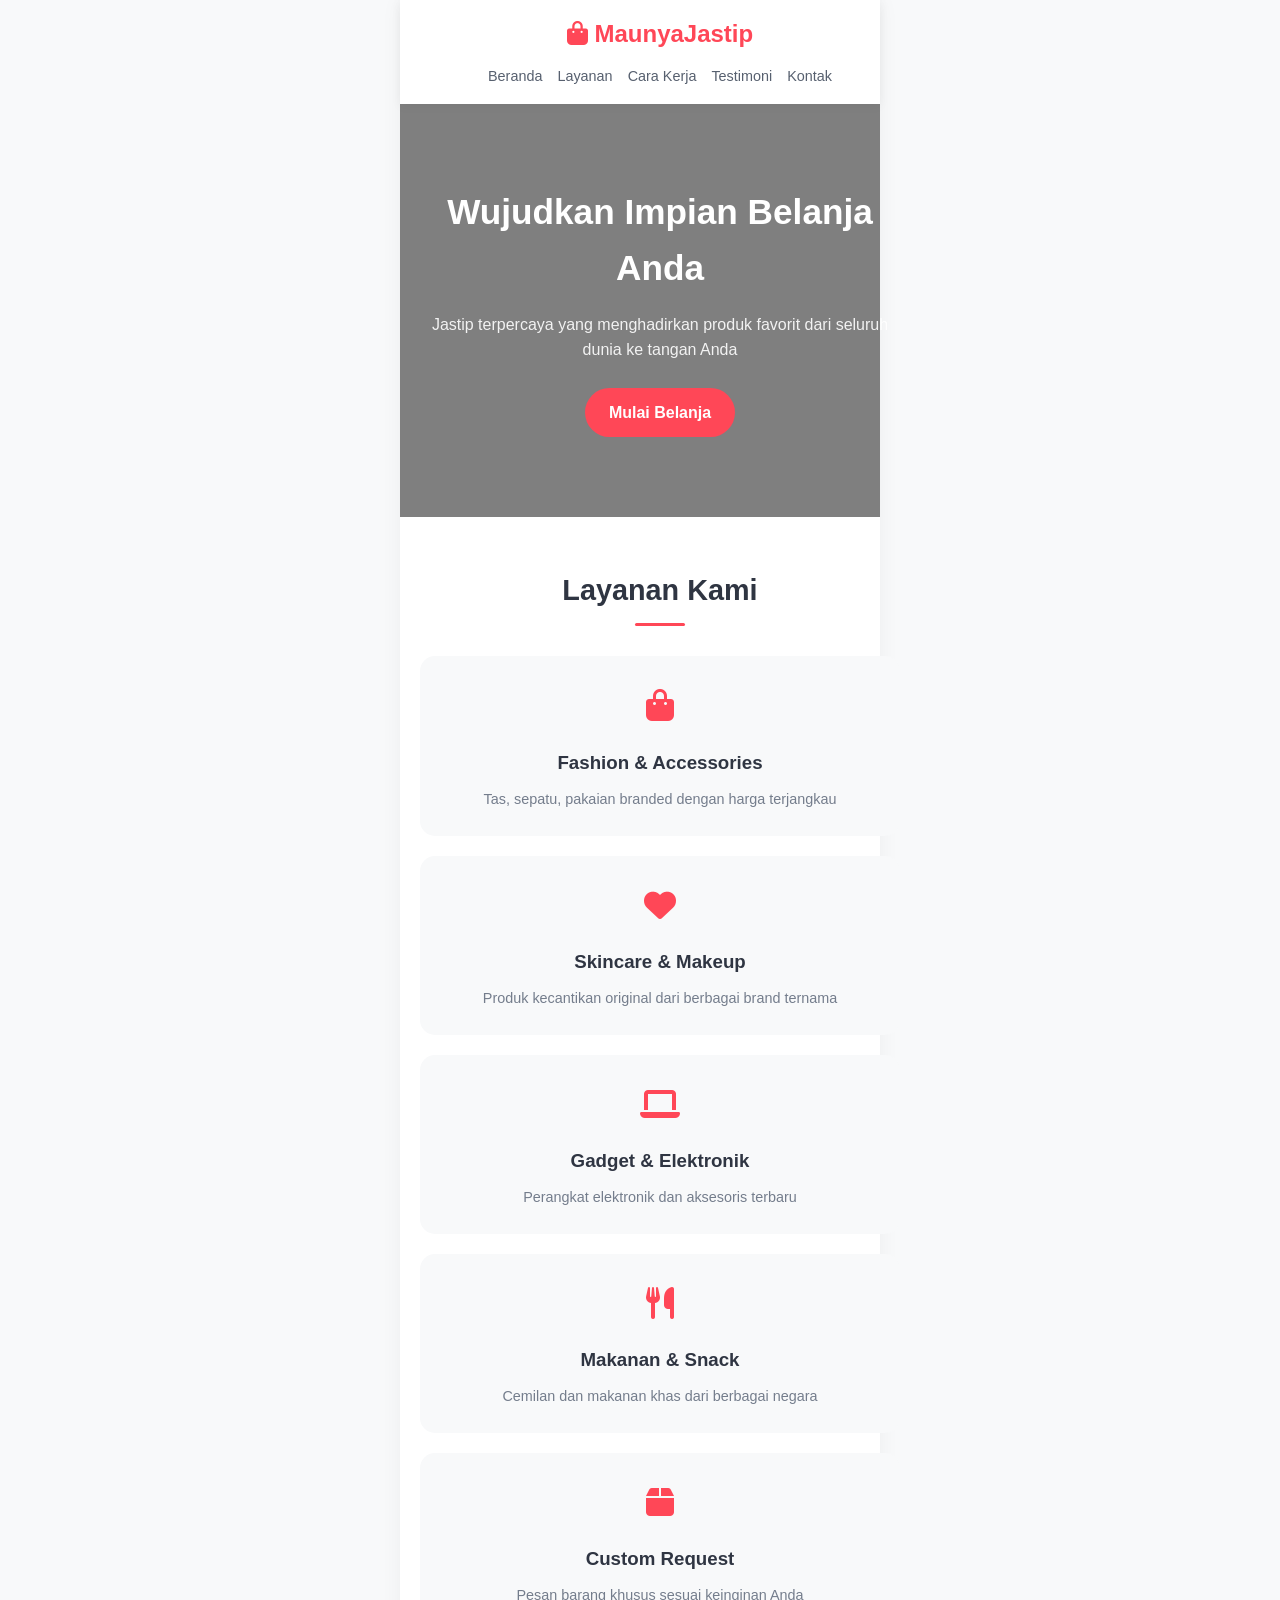
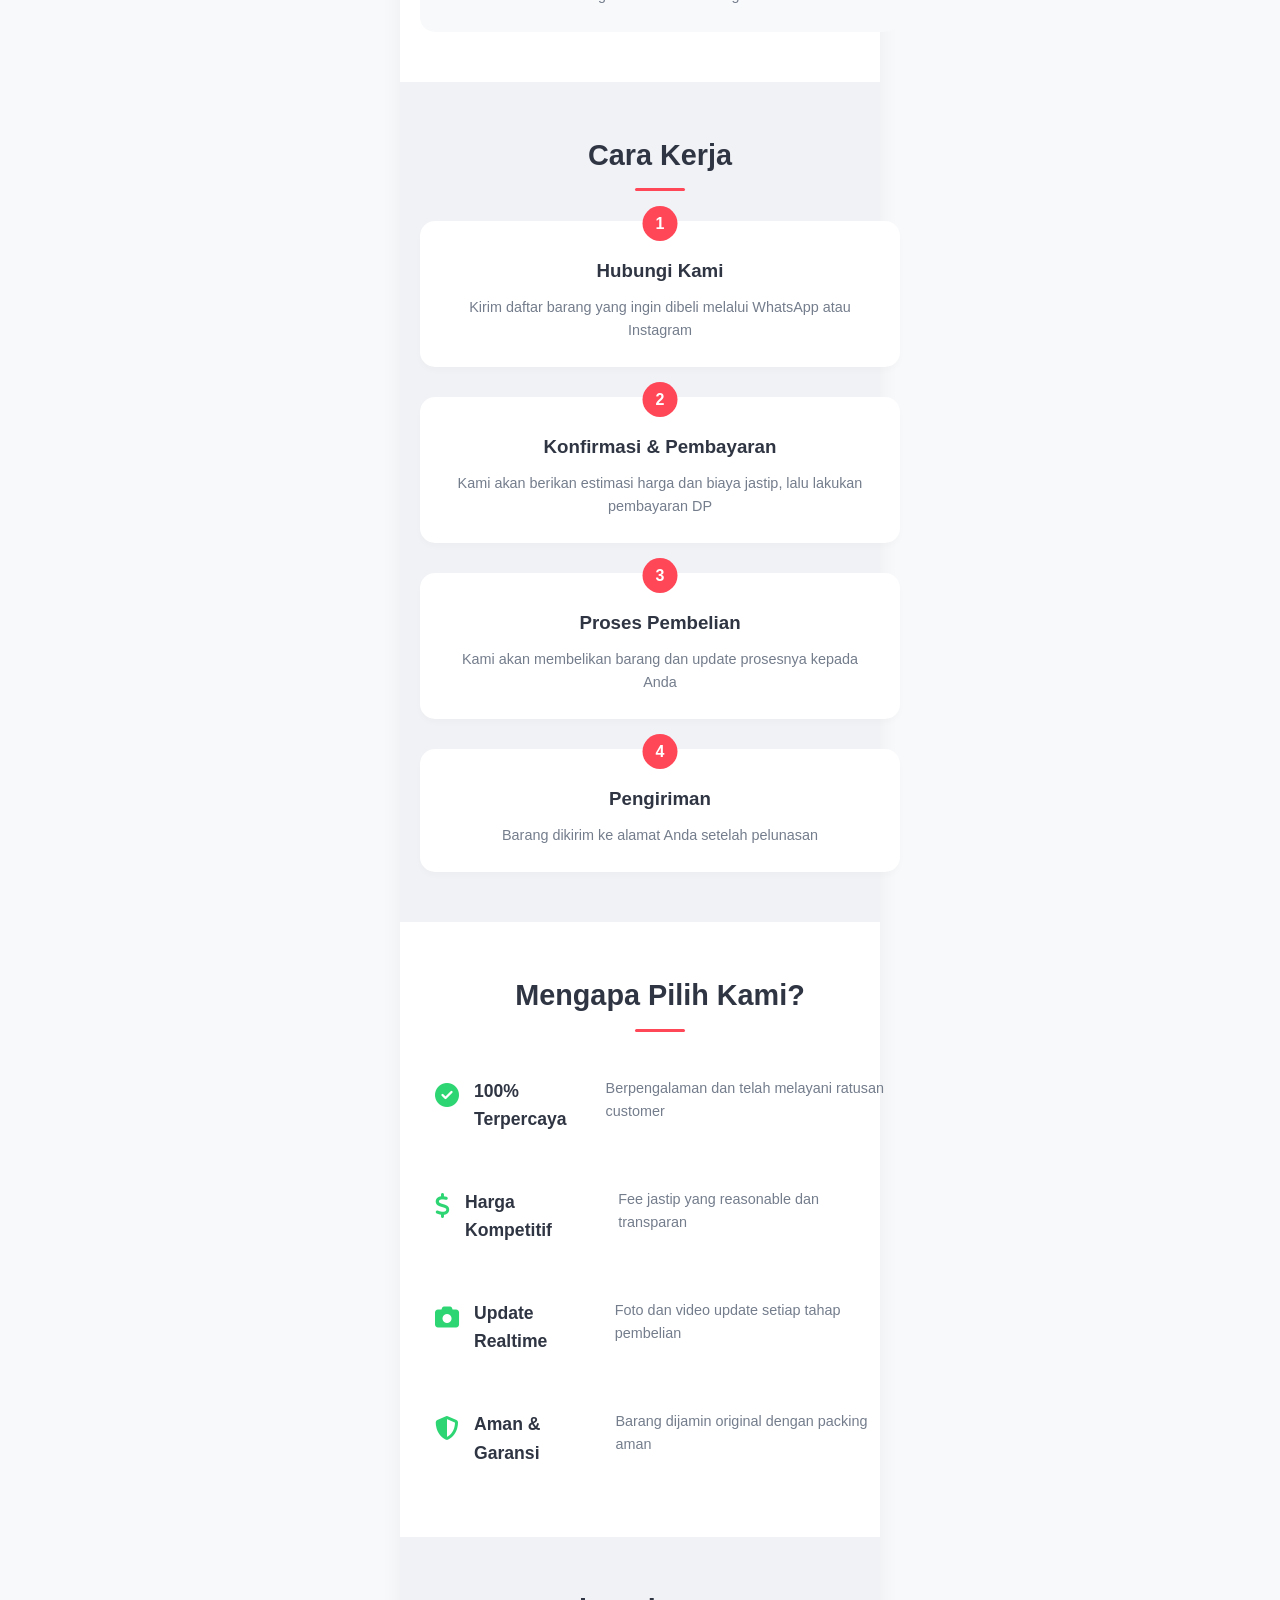
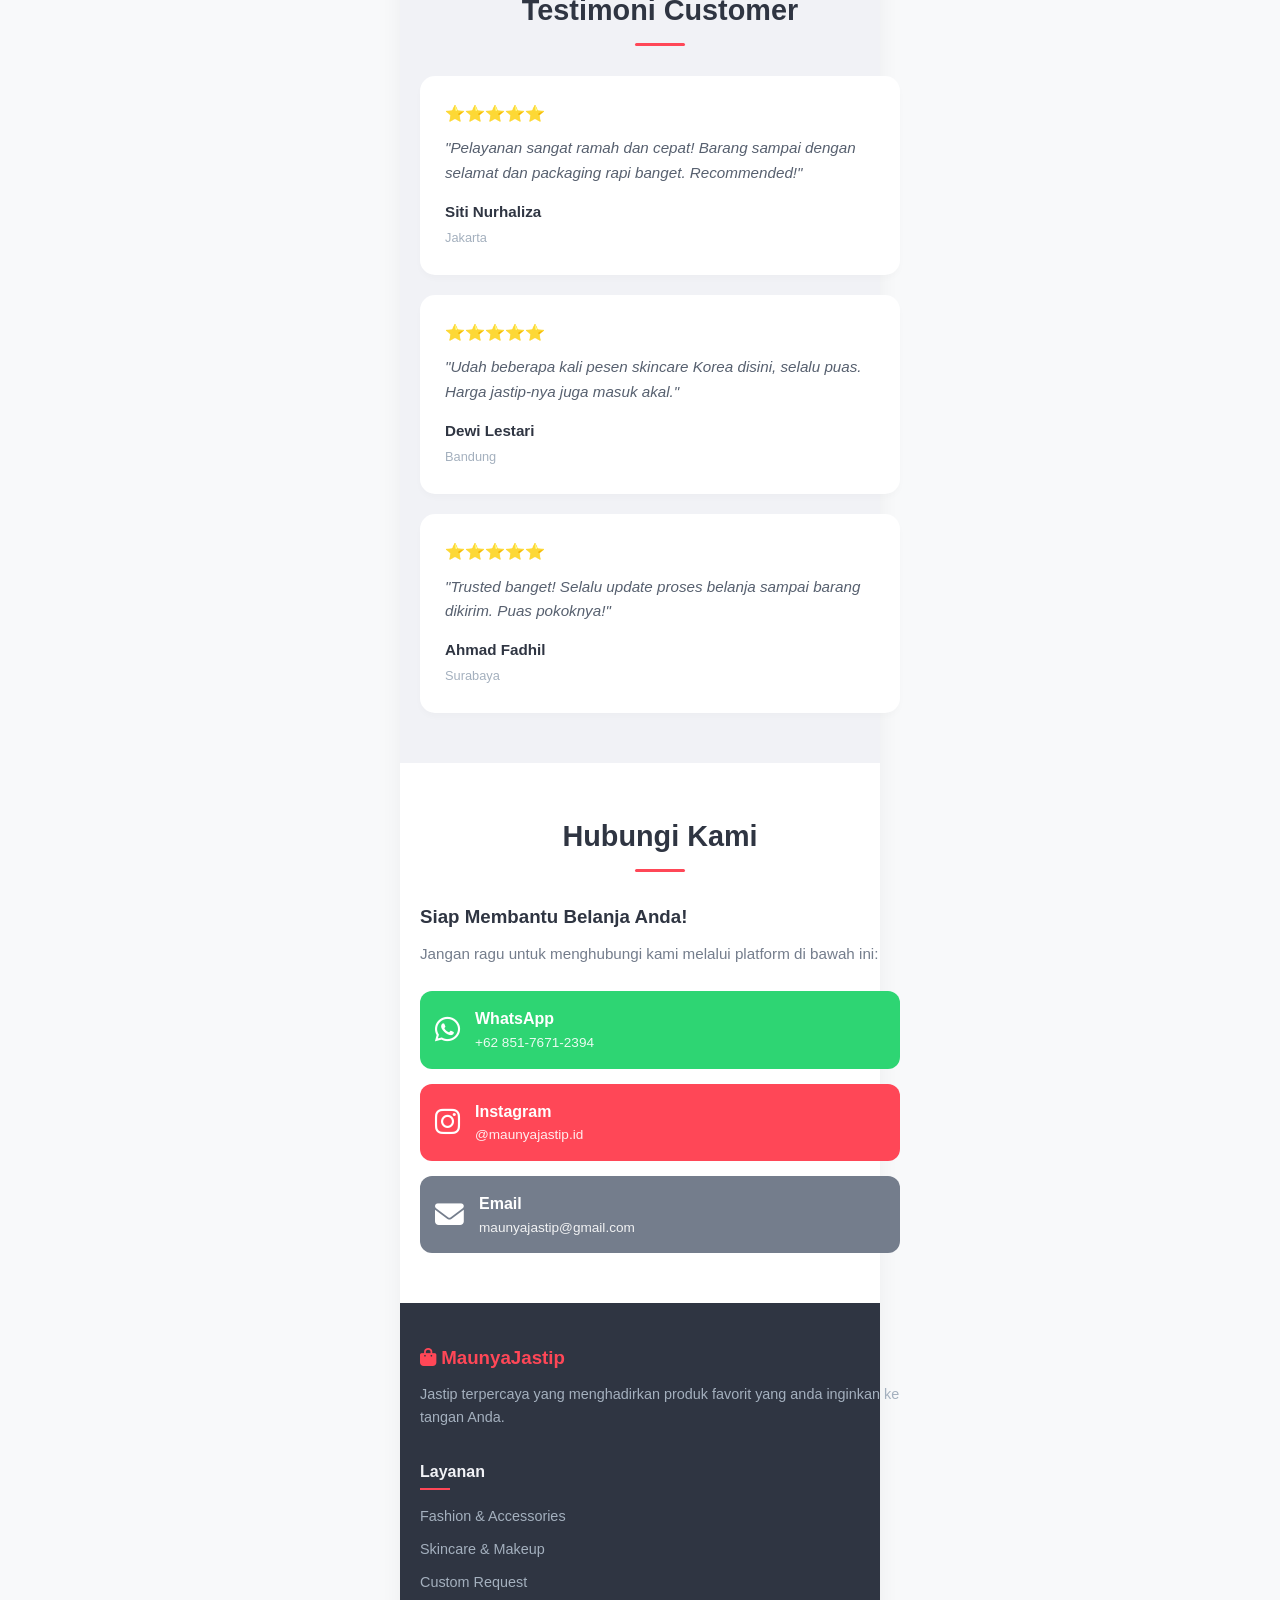
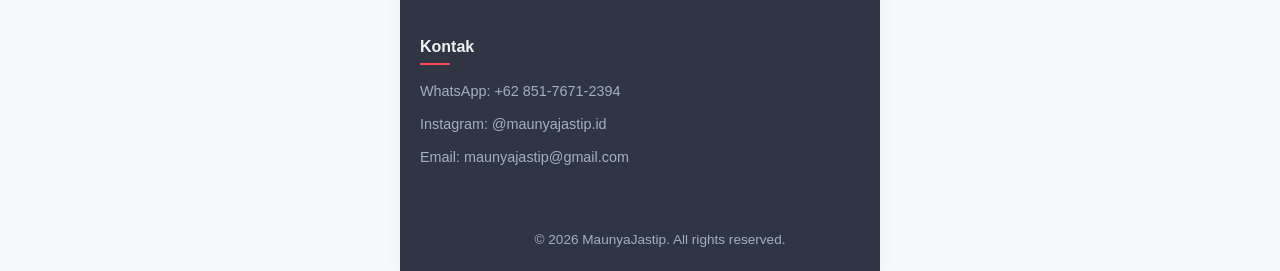
<file: index.html>
<!DOCTYPE html>
<html lang="id">

<head>
    <meta charset="UTF-8">
    <meta name="viewport" content="width=device-width, initial-scale=1.0">
    <meta name="description" content="Wujudkan Impian Belanja Anda - Jastip terpercaya dari seluruh dunia">
    <title>Jastip - Layanan Titip Belanja Terpercaya</title>
    <link rel="stylesheet" href="https://cdnjs.cloudflare.com/ajax/libs/font-awesome/6.4.0/css/all.min.css">
    <link rel="stylesheet" href="style.css">
</head>

<body>
    <div class="mobile-wrapper">
        <header>
            <nav class="navbar">
                <div class="container">
                    <div class="logo">
                        <h1><i class="fas fa-shopping-bag"></i> MaunyaJastip</h1>
                    </div>
                    <ul class="nav-links">
                        <li><a href="#home">Beranda</a></li>
                        <li><a href="#layanan">Layanan</a></li>
                        <li><a href="#cara-kerja">Cara Kerja</a></li>
                        <li><a href="#testimoni">Testimoni</a></li>
                        <li><a href="#kontak">Kontak</a></li>
                    </ul>
                </div>
            </nav>
        </header>

        <section id="home" class="hero">
            <div class="container">
                <div class="hero-content">
                    <h1>Wujudkan Impian Belanja Anda</h1>
                    <p>Jastip terpercaya yang menghadirkan produk favorit dari seluruh dunia ke tangan Anda</p>
                    <a href="#kontak" class="btn btn-primary">Mulai Belanja</a>
                </div>
            </div>
        </section>

        <section id="layanan" class="services">
            <div class="container">
                <h2 class="section-title">Layanan Kami</h2>
                <div class="service-grid">
                    <div class="service-card">
                        <div class="icon"><i class="fas fa-shopping-bag"></i></div>
                        <h3>Fashion & Accessories</h3>
                        <p>Tas, sepatu, pakaian branded dengan harga terjangkau</p>
                    </div>
                    <div class="service-card">
                        <div class="icon"><i class="fas fa-heart"></i></div>
                        <h3>Skincare & Makeup</h3>
                        <p>Produk kecantikan original dari berbagai brand ternama</p>
                    </div>
                    <div class="service-card">
                        <div class="icon"><i class="fas fa-laptop"></i></div>
                        <h3>Gadget & Elektronik</h3>
                        <p>Perangkat elektronik dan aksesoris terbaru</p>
                    </div>
                    <div class="service-card">
                        <div class="icon"><i class="fas fa-utensils"></i></div>
                        <h3>Makanan & Snack</h3>
                        <p>Cemilan dan makanan khas dari berbagai negara</p>
                    </div>
                    <div class="service-card">
                        <div class="icon"><i class="fas fa-box"></i></div>
                        <h3>Custom Request</h3>
                        <p>Pesan barang khusus sesuai keinginan Anda</p>
                    </div>
                </div>
            </div>
        </section>

        <section id="cara-kerja" class="how-it-works">
            <div class="container">
                <h2 class="section-title">Cara Kerja</h2>
                <div class="steps">
                    <div class="step">
                        <div class="step-number">1</div>
                        <h3>Hubungi Kami</h3>
                        <p>Kirim daftar barang yang ingin dibeli melalui WhatsApp atau Instagram</p>
                    </div>
                    <div class="step">
                        <div class="step-number">2</div>
                        <h3>Konfirmasi & Pembayaran</h3>
                        <p>Kami akan berikan estimasi harga dan biaya jastip, lalu lakukan pembayaran DP</p>
                    </div>
                    <div class="step">
                        <div class="step-number">3</div>
                        <h3>Proses Pembelian</h3>
                        <p>Kami akan membelikan barang dan update prosesnya kepada Anda</p>
                    </div>
                    <div class="step">
                        <div class="step-number">4</div>
                        <h3>Pengiriman</h3>
                        <p>Barang dikirim ke alamat Anda setelah pelunasan</p>
                    </div>
                </div>
            </div>
        </section>

        <section class="advantages">
            <div class="container">
                <h2 class="section-title">Mengapa Pilih Kami?</h2>
                <div class="advantage-grid">
                    <div class="advantage-item">
                        <div class="icon"><i class="fas fa-check-circle"></i></div>
                        <h3>100% Terpercaya</h3>
                        <p>Berpengalaman dan telah melayani ratusan customer</p>
                    </div>
                    <div class="advantage-item">
                        <div class="icon"><i class="fas fa-dollar-sign"></i></div>
                        <h3>Harga Kompetitif</h3>
                        <p>Fee jastip yang reasonable dan transparan</p>
                    </div>
                    <div class="advantage-item">
                        <div class="icon"><i class="fas fa-camera"></i></div>
                        <h3>Update Realtime</h3>
                        <p>Foto dan video update setiap tahap pembelian</p>
                    </div>
                    <div class="advantage-item">
                        <div class="icon"><i class="fas fa-shield-alt"></i></div>
                        <h3>Aman & Garansi</h3>
                        <p>Barang dijamin original dengan packing aman</p>
                    </div>
                </div>
            </div>
        </section>

        <section id="testimoni" class="testimonials">
            <div class="container">
                <h2 class="section-title">Testimoni Customer</h2>
                <div class="testimonial-grid">
                    <div class="testimonial-card">
                        <div class="stars">⭐⭐⭐⭐⭐</div>
                        <p>"Pelayanan sangat ramah dan cepat! Barang sampai dengan selamat dan packaging rapi banget. Recommended!"</p>
                        <div class="customer">
                            <strong>Siti Nurhaliza</strong>
                            <span>Jakarta</span>
                        </div>
                    </div>
                    <div class="testimonial-card">
                        <div class="stars">⭐⭐⭐⭐⭐</div>
                        <p>"Udah beberapa kali pesen skincare Korea disini, selalu puas. Harga jastip-nya juga masuk akal."</p>
                        <div class="customer">
                            <strong>Dewi Lestari</strong>
                            <span>Bandung</span>
                        </div>
                    </div>
                    <div class="testimonial-card">
                        <div class="stars">⭐⭐⭐⭐⭐</div>
                        <p>"Trusted banget! Selalu update proses belanja sampai barang dikirim. Puas pokoknya!"</p>
                        <div class="customer">
                            <strong>Ahmad Fadhil</strong>
                            <span>Surabaya</span>
                        </div>
                    </div>
                </div>
            </div>
        </section>

        <section id="kontak" class="contact">
            <div class="container">
                <h2 class="section-title">Hubungi Kami</h2>
                <div class="contact-content">
                    <div class="contact-info">
                        <h3>Siap Membantu Belanja Anda!</h3>
                        <p>Jangan ragu untuk menghubungi kami melalui platform di bawah ini:</p>
                        <div class="contact-methods">
                            <a href="https://wa.me/6285176712394" class="contact-btn whatsapp" target="_blank">
                                <span class="icon"><i class="fab fa-whatsapp"></i></span>
                                <div>
                                    <strong>WhatsApp</strong>
                                    <p>+62 851-7671-2394</p>
                                </div>
                            </a>
                            <a href="https://instagram.com/maunyajastip.id" class="contact-btn instagram" target="_blank">
                                <span class="icon"><i class="fab fa-instagram"></i></span>
                                <div>
                                    <strong>Instagram</strong>
                                    <p>@maunyajastip.id</p>
                                </div>
                            </a>
                            <a href="mailto:maunyajastip@gmail.com" class="contact-btn email">
                                <span class="icon"><i class="fas fa-envelope"></i></span>
                                <div>
                                    <strong>Email</strong>
                                    <p>maunyajastip@gmail.com</p>
                                </div>
                            </a>
                        </div>
                    </div>
                </div>
            </div>
        </section>

        <footer>
            <div class="container">
                <div class="footer-content">
                    <div class="footer-section">
                        <h3><i class="fas fa-shopping-bag"></i> MaunyaJastip</h3>
                        <p>Jastip terpercaya yang menghadirkan produk favorit yang anda inginkan ke tangan Anda.</p>
                    </div>
                    <div class="footer-section">
                        <h4>Layanan</h4>
                        <ul>
                            <li>Fashion & Accessories</li>
                            <li>Skincare & Makeup</li>
                            <li>Custom Request</li>
                        </ul>
                    </div>
                    <div class="footer-section">
                        <h4>Kontak</h4>
                        <ul>
                            <li>WhatsApp: +62 851-7671-2394</li>
                            <li>Instagram: @maunyajastip.id</li>
                            <li>Email: maunyajastip@gmail.com</li>
                        </ul>
                    </div>
                </div>
                <div class="footer-bottom">
                    <p>&copy; 2026 MaunyaJastip. All rights reserved.</p>
                </div>
            </div>
        </footer>

    </div><script src="script.js"></script>
</body>

</html>
</file>
<file: style.css>
/* ==========================================================================
   1. RESET & BASE STYLES
   ========================================================================== */
* {
    margin: 0;
    padding: 0;
    box-box-sizing: border-box;
    font-family: 'Segoe UI', Tahoma, Geneva, Verdana, sans-serif;
}

html {
    scroll-behavior: smooth;
}

body {
    background-color: #f8f9fa;
    color: #333;
    line-height: 1.6;
}

.container {
    width: 100%;
    padding: 0 20px;
    margin: 0 auto;
}

/* Pembungkus tampilan mobile jika ingin dikunci di skala mobile */
.mobile-wrapper {
    max-width: 480px;
    margin: 0 auto;
    min-height: 100vh;
    background-color: #ffffff;
    box-shadow: 0 0 20px rgba(0, 0, 0, 0.05);
    position: relative;
    display: flex;
    flex-direction: column;
}

/* Global Component: Buttons */
.btn {
    display: inline-block;
    padding: 12px 24px;
    border-radius: 25px;
    text-decoration: none;
    font-weight: 600;
    transition: all 0.3s ease;
    text-align: center;
}

.btn-primary {
    background-color: #ff4757;
    color: #fff;
}

.btn-primary:hover {
    background-color: #e84118;
    transform: translateY(-2px);
}

.section-title {
    text-align: center;
    font-size: 1.8rem;
    margin-bottom: 30px;
    position: relative;
    color: #2f3542;
}

.section-title::after {
    content: '';
    display: block;
    width: 50px;
    height: 3px;
    background-color: #ff4757;
    margin: 10px auto 0;
    border-radius: 2px;
}

/* ==========================================================================
   2. HEADER & NAVBAR
   ========================================================================== */
header {
    background-color: #ffffff;
    position: sticky;
    top: 0;
    z-index: 1000;
    box-shadow: 0 2px 10px rgba(0, 0, 0, 0.05);
}

.navbar {
    padding: 15px 0;
}

.navbar .container {
    display: flex;
    flex-direction: column;
    align-items: center;
    gap: 10px;
}

.logo h1 {
    font-size: 1.5rem;
    color: #ff4757;
}

.nav-links {
    display: flex;
    list-style: none;
    gap: 15px;
}

.nav-links a {
    text-decoration: none;
    color: #57606f;
    font-size: 0.9rem;
    font-weight: 500;
    transition: color 0.3s;
}

.nav-links a:hover {
    color: #ff4757;
}

/* ==========================================================================
   3. HERO SECTION
   ========================================================================== */
.hero {
    background: linear-gradient(rgba(0, 0, 0, 0.5), rgba(0, 0, 0, 0.5)), url('https://images.unsplash.com/photo-1483985988355-763728e1935b?q=80&w=600') no-repeat center center/cover;
    padding: 80px 0;
    text-align: center;
    color: #fff;
}

.hero-content h1 {
    font-size: 2.2rem;
    margin-bottom: 15px;
    font-weight: 700;
}

.hero-content p {
    font-size: 1rem;
    margin-bottom: 25px;
    opacity: 0.9;
}

/* ==========================================================================
   4. SERVICES (LAYANAN) SECTION
   ========================================================================== */
.services {
    padding: 50px 0;
    background-color: #ffffff;
}

.service-grid {
    display: grid;
    grid-template-columns: 1fr;
    gap: 20px;
}

.service-card {
    background-color: #f8f9fa;
    padding: 25px;
    border-radius: 15px;
    text-align: center;
    transition: transform 0.3s;
}

.service-card:hover {
    transform: translateY(-5px);
}

.service-card .icon {
    font-size: 2rem;
    color: #ff4757;
    margin-bottom: 15px;
}

.service-card h3 {
    margin-bottom: 10px;
    color: #2f3542;
}

.service-card p {
    font-size: 0.9rem;
    color: #747d8c;
}

/* ==========================================================================
   5. HOW IT WORKS (CARA KERJA) SECTION
   ========================================================================== */
.how-it-works {
    padding: 50px 0;
    background-color: #f1f2f6;
}

.steps {
    display: flex;
    flex-direction: column;
    gap: 30px;
}

.step {
    background-color: #ffffff;
    padding: 25px;
    border-radius: 15px;
    position: relative;
    text-align: center;
    box-shadow: 0 4px 6px rgba(0, 0, 0, 0.02);
}

.step-number {
    position: absolute;
    top: -15px;
    left: 50%;
    transform: translateX(-50%);
    width: 35px;
    height: 35px;
    background-color: #ff4757;
    color: #fff;
    border-radius: 50%;
    display: flex;
    align-items: center;
    justify-content: center;
    font-weight: bold;
}

.step h3 {
    margin-top: 10px;
    margin-bottom: 10px;
    color: #2f3542;
}

.step p {
    font-size: 0.9rem;
    color: #747d8c;
}

/* ==========================================================================
   6. ADVANTAGES (KEUNGGULAN) SECTION
   ========================================================================== */
.advantages {
    padding: 50px 0;
    background-color: #ffffff;
}

.advantage-grid {
    display: grid;
    grid-template-columns: 1fr;
    gap: 20px;
}

.advantage-item {
    display: flex;
    gap: 15px;
    align-items: flex-start;
    padding: 15px;
}

.advantage-item .icon {
    font-size: 1.5rem;
    color: #2ed573;
}

.advantage-item h3 {
    font-size: 1.1rem;
    margin-bottom: 5px;
    color: #2f3542;
}

.advantage-item p {
    font-size: 0.9rem;
    color: #747d8c;
}

/* ==========================================================================
   7. TESTIMONIALS SECTION
   ========================================================================== */
.testimonials {
    padding: 50px 0;
    background-color: #f1f2f6;
}

.testimonial-grid {
    display: flex;
    flex-direction: column;
    gap: 20px;
}

.testimonial-card {
    background-color: #ffffff;
    padding: 25px;
    border-radius: 15px;
    box-shadow: 0 4px 6px rgba(0, 0, 0, 0.02);
}

.testimonial-card .stars {
    color: #ffa502;
    margin-bottom: 10px;
}

.testimonial-card p {
    font-size: 0.95rem;
    font-style: italic;
    color: #57606f;
    margin-bottom: 15px;
}

.customer strong {
    display: block;
    font-size: 0.95rem;
    color: #2f3542;
}

.customer span {
    font-size: 0.8rem;
    color: #a4b0be;
}

/* ==========================================================================
   8. CONTACT SECTION
   ========================================================================== */
.contact {
    padding: 50px 0;
    background-color: #ffffff;
}

.contact-content {
    width: 100%;
}

.contact-info h3 {
    margin-bottom: 10px;
    color: #2f3542;
}

.contact-info > p {
    font-size: 0.95rem;
    color: #747d8c;
    margin-bottom: 25px;
}

.contact-methods {
    display: flex;
    flex-direction: column;
    gap: 15px;
}

.contact-btn {
    display: flex;
    align-items: center;
    gap: 15px;
    padding: 15px;
    border-radius: 12px;
    text-decoration: none;
    color: #fff;
    transition: transform 0.3s;
}

.contact-btn:hover {
    transform: scale(1.02);
}

.contact-btn .icon {
    font-size: 1.8rem;
}

.contact-btn strong {
    font-size: 1rem;
    display: block;
}

.contact-btn p {
    font-size: 0.85rem;
    opacity: 0.9;
}

/* Brand Colors for Contact Button */
.contact-btn.whatsapp { background-color: #2ed573; }
.contact-btn.instagram { background-color: #ff4757; }
.contact-btn.email { background-color: #747d8c; }

/* ==========================================================================
   9. FOOTER
   ========================================================================== */
footer {
    background-color: #2f3542;
    color: #f1f2f6;
    padding: 40px 0 20px;
    margin-top: auto;
}

.footer-content {
    display: flex;
    flex-direction: column;
    gap: 30px;
    margin-bottom: 30px;
}

.footer-section h3 {
    color: #ff4757;
    margin-bottom: 10px;
}

.footer-section h4 {
    margin-bottom: 15px;
    position: relative;
    padding-bottom: 5px;
}

.footer-section h4::after {
    content: '';
    position: absolute;
    bottom: 0;
    left: 0;
    width: 30px;
    height: 2px;
    background-color: #ff4757;
}

.footer-section p {
    font-size: 0.9rem;
    color: #a4b0be;
}

.footer-section ul {
    list-style: none;
}

.footer-section ul li {
    margin-bottom: 10px;
    font-size: 0.9rem;
    color: #a4b0be;
}

.footer-bottom {
    text-align: center;
    padding-top: 20px;
    border-top: 1fr solid #57606f;
    font-size: 0.85rem;
    color: #a4b0be;
}
</file>
